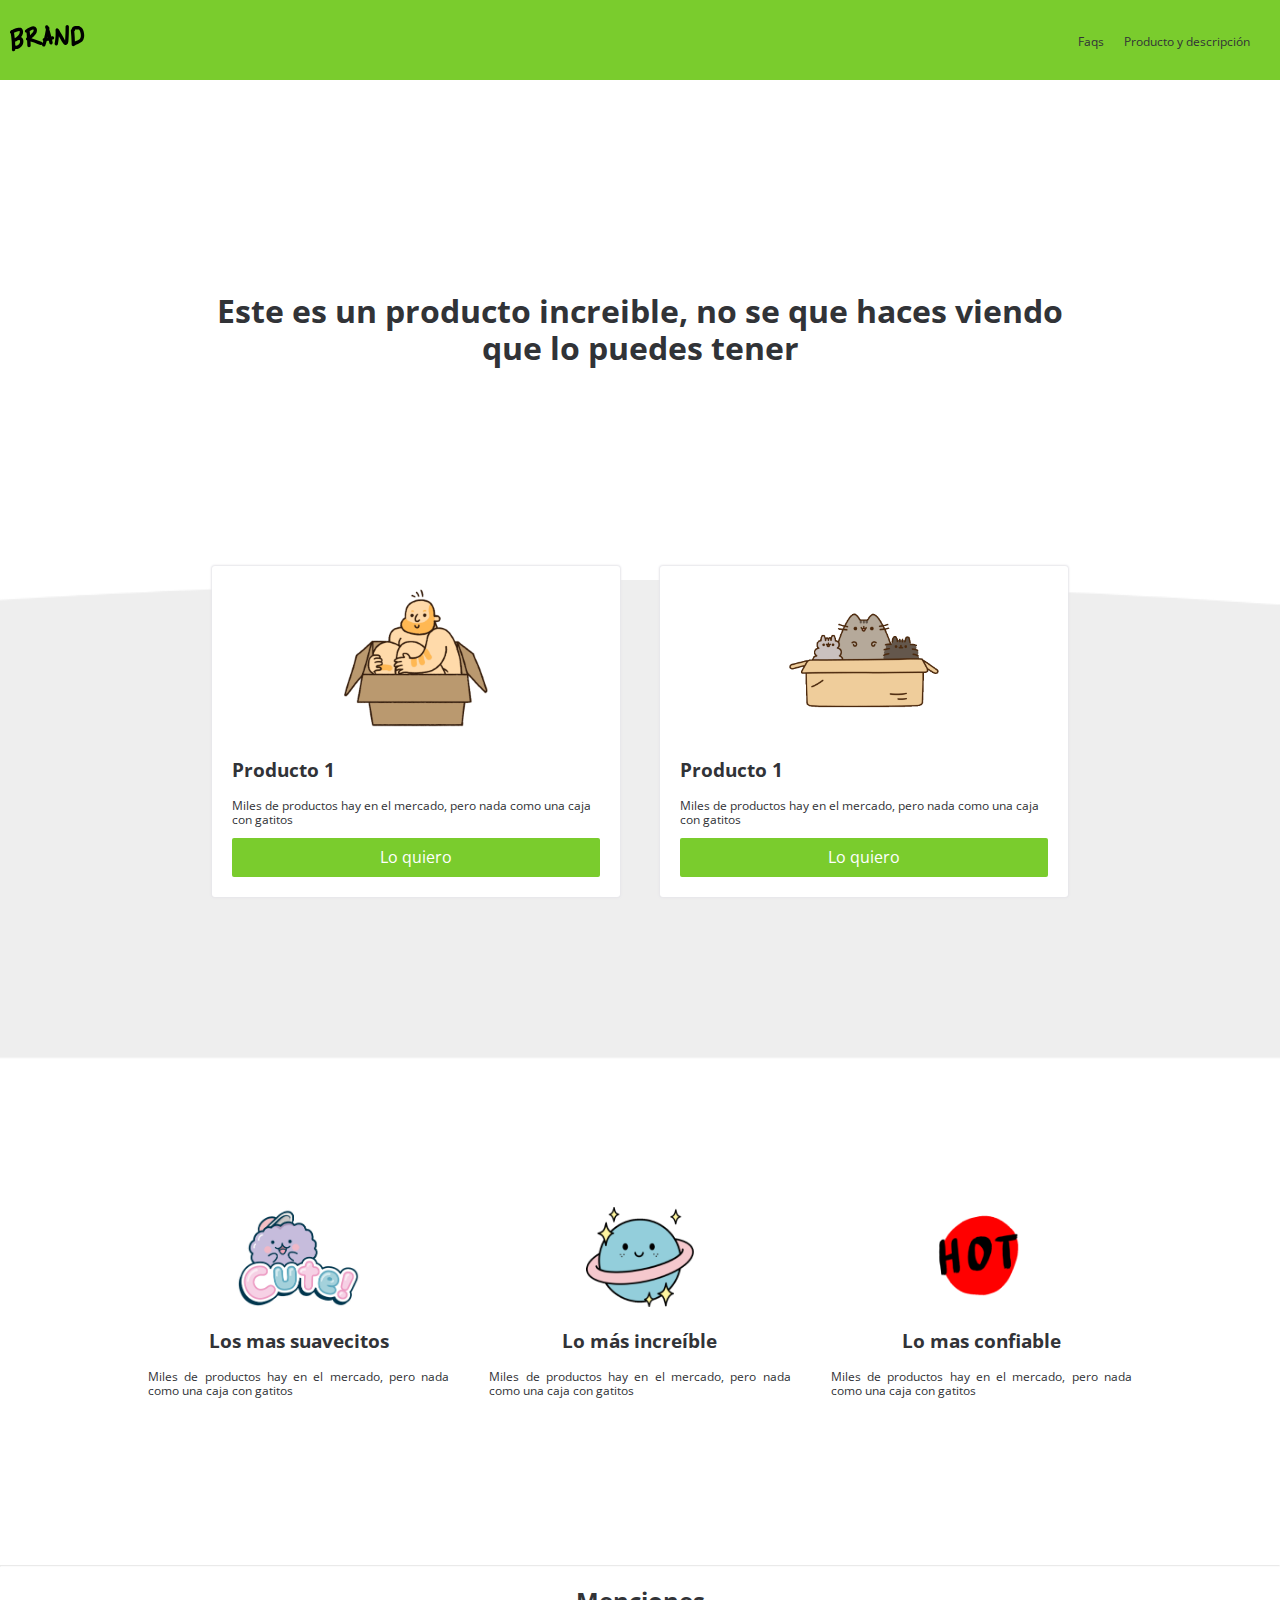
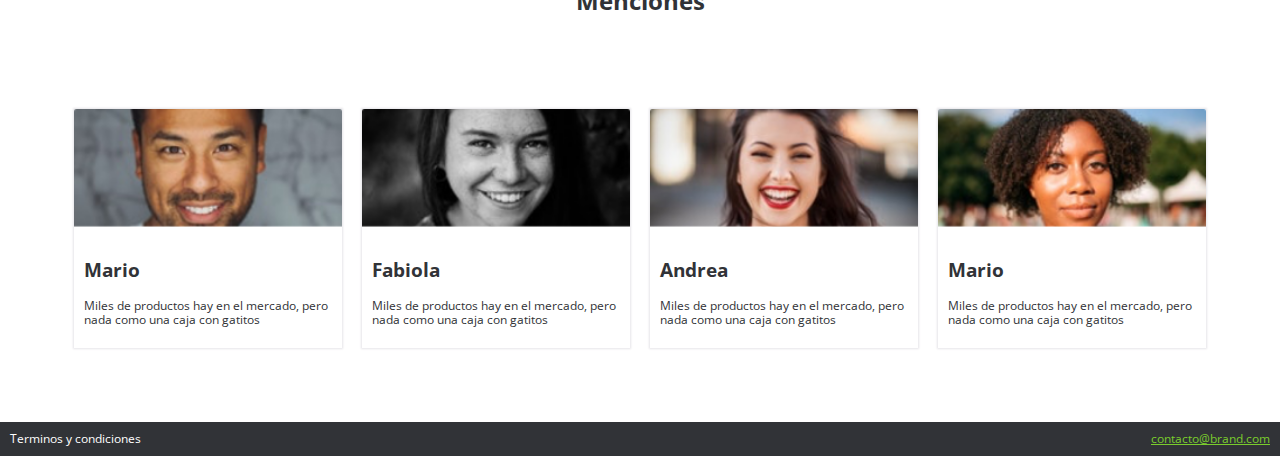
<file: index.html>
<!DOCTYPE html>
<html lang="en">
  <head>
    <meta charset="utf-8">
    <meta name="description" content="Este es un sitio de producto genial">
    <!-- Aqui podemos poner algún framework -->
    
    <!-- Aqui podemos poner algún framework -->
    <link rel="stylesheet" href="css/normalize.css">
    <link rel="stylesheet" href="css/estilos.css">
    <link rel="stylesheet" href="css/mobile.css">
    <link rel="stylesheet" href="css/animations.css">
    <title>BRAND📦</title>

  </head> <!-- Cierra head -->
  <body>
    <nav class="fadeInDown">
      <a href="#"><img src="images/logo.png" alt=""></a>
      <ul>
        <li>
          <a href="#">Faqs</a></li>
        <li>
          <a href="producto.html">Producto y descripción</a></li>
      </ul>
    </nav>
    <h1 class="main_section fadeIn">
      Este es un producto increible, no se que haces viendo que lo puedes tener
    </h1>
    <!-- Inicio productos -->
    <div class="products">
      <div class="product fadeInUp">
        <div class="content">
          <div class="image-product">
            <img src="images/box1.png" alt="">
          </div>
          <h3>Producto 1</h3>
          <p>Miles de productos hay en el mercado, pero nada como una caja con gatitos</p>
          <button class="main_btn">
            Lo quiero
          </button>
        </div>
      </div>
      <div class="product fadeInUp">
        <div class="content">
          <div class="image-product">
            <img src="images/box2.png" alt="">
          </div>
          <h3>Producto 1</h3>
          <p>Miles de productos hay en el mercado, pero nada como una caja con gatitos</p>
         <a href="venta.html">
            <button class="main_btn" >
                Lo quiero
              </button>
         </a>
        </div>
      </div>
    </div>
    <!-- Fin productos -->
    <!-- Inicia beneficios -->
    <div class="beneficios">
      <div class="beneficio">
        <div class="content_beneficio">
          <img src="images/b1.png" alt="">
          <h3>Los mas suavecitos</h3>
          <p class="text_beneficio">
            Miles de productos hay en el mercado, pero nada como una caja con gatitos
          </p>
        </div>
      </div>
      <div class="beneficio">
        <div class="content_beneficio">
          <img src="images/b2.png" alt="">
          <h3>Lo más increíble</h3>
          <p class="text_beneficio">
            Miles de productos hay en el mercado, pero nada como una caja con gatitos
          </p>
        </div>
      </div>
      <div class="beneficio">
        <div class="content_beneficio">
          <img src="images/b3.png" alt="">
          <h3>Lo mas confiable</h3>
          <p class="text_beneficio">
            Miles de productos hay en el mercado, pero nada como una caja con gatitos
          </p>
        </div>
      </div>
    </div>
    <!-- Fin beneficios -->
    <hr>
    <!-- Inicia menciones -->
    <h2 class="mention_title">Menciones</h2>
    <div class="mentions">
      <div class="mention">
        <div class="content_mention">
          <img src="images/p1.png" alt="">
          <div class="text">
            <h3>Mario</h3>
            <p>Miles de productos hay en el mercado, pero nada como una caja con gatitos</p>
          </div>
        </div>
      </div>
      <div class="mention">
        <div class="content_mention">
          <img src="images/p2.png" alt="">
          <div class="text">
            <h3>Fabiola</h3>
            <p>Miles de productos hay en el mercado, pero nada como una caja con gatitos</p>
          </div>
        </div>
      </div>
      <div class="mention">
        <div class="content_mention">
          <img src="images/p3.png" alt="">
          <div class="text">
            <h3>Andrea</h3>
            <p>Miles de productos hay en el mercado, pero nada como una caja con gatitos</p>
          </div>
        </div>
      </div>
      <div class="mention">
        <div class="content_mention">
          <img src="images/p4.png" alt="">
          <div class="text">
            <h3>Mario</h3>
            <p>Miles de productos hay en el mercado, pero nada como una caja con gatitos</p>
          </div>
        </div>
      </div>
    </div>
    <!-- Fin de menciones -->
    <!-- Inicio de footer -->
    <footer>
      <div class="option">Terminos y condiciones</div>
      <div class="option contact"><a href="mailto:contacto@brand.com">contacto@brand.com</a></div>
    </footer>
    <!-- Fin de Footer -->

    <!-- Script -->
    <script src="scripts/script.js"></script>
  </body> <!-- Cierra body -->
</html> <!-- Cierra html -->
</file>
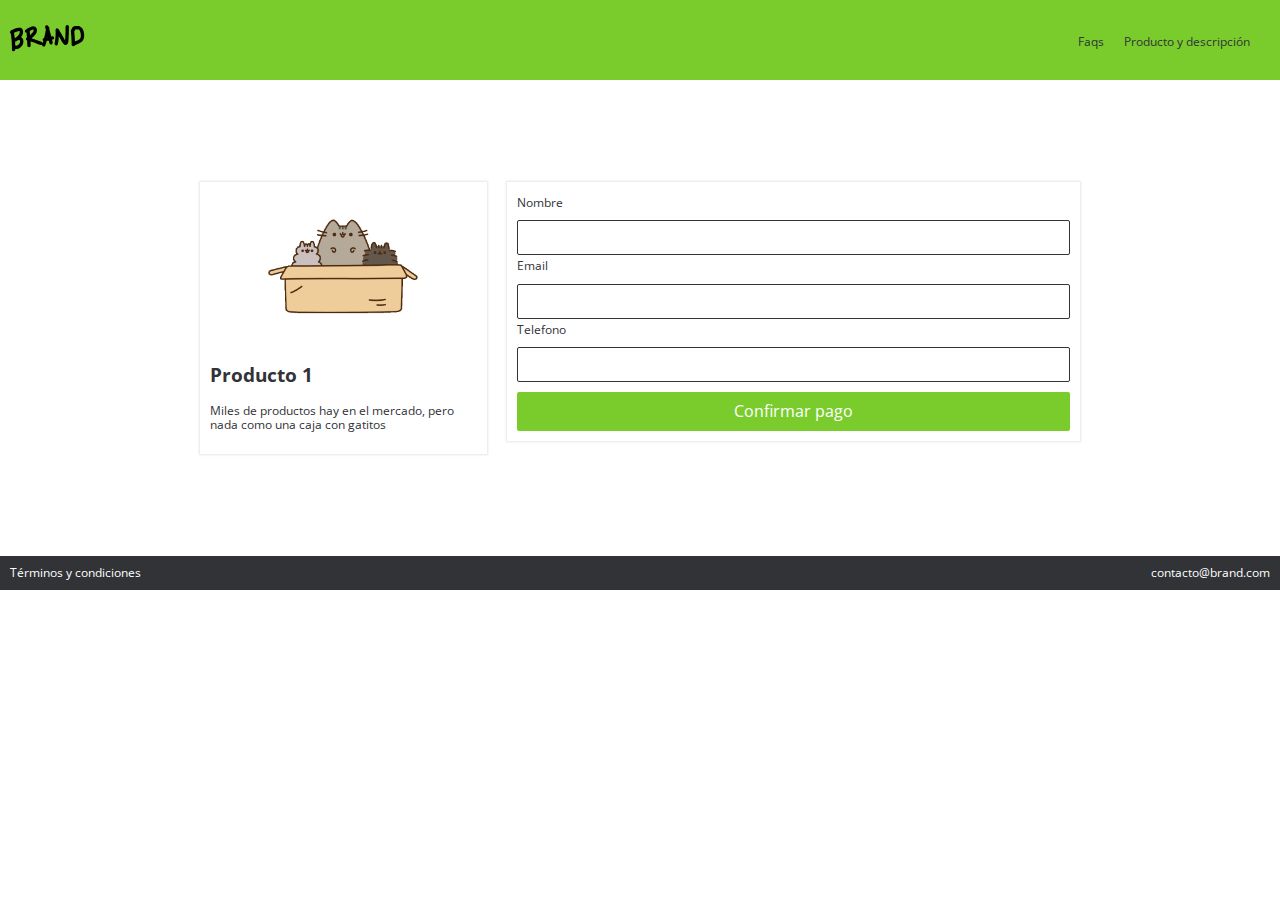
<file: venta.html>
<!DOCTYPE html>
<html lang="en">
  <head>
    <meta charset="utf-8">
    <meta name="description" content="Este es un sitio de producto genial">
    <link rel="stylesheet" href="css/normalize.css">
    <link rel="stylesheet" href="css/estilos.css">
    <link rel="stylesheet" href="css/animations.css">
    <link rel="stylesheet" href="css/grid.css">
    <title>BRAND📦</title>

  </head> <!-- Cierra head -->
  <body>
    <nav>
      <a href="index.html"><img src="images/logo.png" alt=""></a>
      <ul>
        <li>
          <a href="faqs.html">Faqs</a></li>
        <li>
          <a href="#">Producto y descripción</a></li>
      </ul>
    </nav>

    <!-- Empiezan Formulario Venta -->
    <br>
    <br>
    <br>
    <br>
    <br>
    <div class="container">

      <div class="row">
        <div class="col-4">
          <div class="modulo_pago">
            <div class="modulo_pago_images">
              <img src="images/box2.png" alt="">
            </div>
            <h3>
              Producto 1
            </h3>
            <p>
              Miles de productos hay en el mercado, pero nada como una caja con gatitos
            </p>
          </div>
        </div>
        <div class="col-8">
          <div class="modulo_pago">
            <form action="https://www.paypal.com/cgi-bin/webscr?cmd=_s-xclick&hosted_button_id=7PECWZHJFD8YW" method="POST">
              <label for="name">Nombre</label>
              <br>
              <input type="text" placeholder="" name="name" class="data">
              <br>
              <label for="mail">Email</label>
              <br>
              <input type="text" placeholder="" name="email" class="data">
              <br>
              <label for="phone">Telefono</label>
              <br>
              <input type="text" placeholder="" name="phone" class="data">
              <br>
              <input type="submit" class="main_btn" name="submit" value="Confirmar pago">
            </form>
          </div>
        </div>
      </div>

    </div>
    <br>
    <br>
    <br>
    <br>
    <br>


    <!-- Empiezan Formulario beneficios -->

    <!-- Inicio de footer -->
    <footer>
      <div class="option">Términos y condiciones</div>
      <div class="option">contacto@brand.com</div>
    </footer>
    <!-- Fin de Footer -->

    <!-- Script -->
    <script src="scripts/script.js"></script>
  </body> <!-- Cierra body -->
</html> <!-- Cierra html -->
</file>
<file: css/estilos.css>
/*
#  ·················
#  ··_______________
#  ·/·___/·___/·___/
#  /·/__(__··|__··)·
#  \___/____/____/··
#  ·················
*/
@import url('https://fonts.googleapis.com/css?family=Open+Sans:400,700');
/*------ Variables */
:root{
  /*------ Colores */
  --green-color: #7ACC2D;
  --black-color: #313337;
  --white-color: white;
  /*------ Tipografía */
  --normal:12px;
  /*------ Espaciado */
  --space:10px;
  --space-2:20px;
  /*------ Box shadow*/
  --box:0px 0 2px 1px #e6e5e9;
}

/* -------------------------------------------  */
html, body{
  margin:0;
  padding: 0;
  font-family: 'Open Sans', sans-serif;
  color: var(--black-color);
}

p, label{
  font-size: var(--normal);
}
label{
  padding-bottom: var(--space);
}


nav{
  display: flex;
  justify-content: space-between;
  align-items: center;
  padding: var(--space);
  min-height: 60px;
  background-color: var(--green-color);
}

nav a{
  text-decoration: none;
  color: var(--black-color);
  font-size: var(--normal);
}

nav a:hover{
  color: var(--white-color);
}

nav ul {
  display: flex;
}

nav ul li{
  padding-right: 20px;
  list-style: none;
}

hr{
  opacity: .2;
}

/* ------------------------------------------- MAIN SECTION */

.main_section{
  text-align: center;
  padding: 15%;
}

/* -------------------------------------------  PRODUCTOS */

.products{
  background-image: url("../images/curve.png");
  padding: 15%;
  background-position: center top;
  background-repeat: no-repeat;
  display: flex;
  height: 95px;
  background-size: cover;

}

.product{
  padding: 20px;
  margin-top: -226px;
}

.image-product{
  text-align: center;
}

.content{
  padding: 20px;
  background: var(--white-color);
  border-radius: 3px;
  box-shadow: 0px 0 2px 1px #e6e5e9;
}

.main_btn{
  padding: var(--space);
  background-color: var(--green-color);
  width: 100%;
  border: 0px;
  border-radius: 2px;
  cursor: pointer;
  color: var(--white-color);
}
.main_btn:hover{
  background-color: #63a426;
}

/* Beneficios */
.beneficios{
  padding: 10%;
  display: flex;
}

.beneficio{
  text-align: center;
  padding: 20px;
}

.beneficio img{
  max-height: 100px
}

.text_beneficio{
  text-align: justify;
}

/* Mentions */
.mentions{
  display: flex;
  padding: 5%;
}
.mention img{
  width: 100%;
}
h2.mention_title{
  text-align: center;
}
.mention{
  padding: var(--space);
}
.content_mention{
  box-shadow: 0px 0 2px 1px #e6e5e9;
}
.mention .text{
  padding: var(--space);
}
/* ------------------------------------------- Venta */

.modulo_pago{
background-color:var(--white-color);
box-shadow: var(--box);
padding:var(--space);
}

.modulo_pago_images{
  max-width: 150px;
  text-align: center;
  width: 100%;
  margin:auto;
}
.data{
  margin-top: var(--space);
  width: 100%;
  height: 35px;
  border-radius: 2px;
  border: 1px solid var(--black-color);
  box-sizing: border-box;
}
.modulo_pago .main_btn{
  margin-top: 10px;
}
/* ------------------------------------------- Footer */
footer{
  display: flex;
  justify-content: space-between;
  font-size: var(--normal);
  background-color: var(--black-color);
  padding: var(--space);
  color: var(--white-color);
}
.contact a{
  color: var(--green-color);
}
</file>
<file: css/mobile.css>
/*
#  ····················__····_·__···
#  ···____·___··____··/·/_··(_)·/__·
#  ··/·__·`__·\/·__·\/·__·\/·/·/·_·\
#  ·/·/·/·/·/·/·/_/·/·/_/·/·/·/··__/
#  /_/·/_/·/_/\____/_.___/_/_/\___/·
#  ································· */

@media (max-width: 650px) {

  .main_section{
    padding: 5%;
  }
  .products{
    display: block;
    height: auto;
    padding: 5%;
  }
  .product{
    margin-top: auto;
  }
  .beneficios{
    display: initial;
  }
  .mentions{
    display: initial;
  }
}
</file>
<file: css/animations.css>
/*
#  ···············_·················__··_·················
#  ··____·_____··(_)___·___··____·_/·/_(_)___··____··_____
#  ·/·__·`/·__·\/·/·__·`__·\/·__·`/·__/·/·__·\/·__·\/·___/
#  /·/_/·/·/·/·/·/·/·/·/·/·/·/_/·/·/_/·/·/_/·/·/·/·(__··)·
#  \__,_/_/·/_/_/_/·/_/·/_/\__,_/\__/_/\____/_/·/_/____/··
#  ·······················································
*/
/* https://daneden.github.io/animate.css/ */

.fadeIn{
  -webkit-animation-duration: 4s;
  animation-duration: 4s;
  -webkit-animation-fill-mode: both;
  animation-fill-mode: both;
  -webkit-animation-name: fadeIn;
  animation-name: fadeIn;
}

@keyframes fadeIn{
  from{
    opacity: 0;
  }
  to{
    opacity: 1;
  }
}

.fadeInDown{
  -webkit-animation-duration: 1s;
  animation-duration: 1s;
  -webkit-animation-fill-mode: both;
  animation-fill-mode: both;
  -webkit-animation-name: fadeInDown;
  animation-name: fadeInDown;
}

@-webkit-keyframes fadeInDown {
  from {
    opacity: 0;
    -webkit-transform: translate3d(0, -100%, 0);
    transform: translate3d(0, -100%, 0);
  }

  to {
    opacity: 1;
    -webkit-transform: translate3d(0, 0, 0);
    transform: translate3d(0, 0, 0);
  }
}

@keyframes fadeInDown {
  from {
    opacity: 0;
    -webkit-transform: translate3d(0, -100%, 0);
    transform: translate3d(0, -100%, 0);
  }

  to {
    opacity: 1;
    -webkit-transform: translate3d(0, 0, 0);
    transform: translate3d(0, 0, 0);
  }
}



.fadeInUp {
  -webkit-animation-duration: 1s;
  animation-duration: 1s;
  -webkit-animation-fill-mode: both;
  animation-fill-mode: both;
  -webkit-animation-name: fadeInUp;
  animation-name: fadeInUp;
}

@-webkit-keyframes fadeInUp {
  from {
    opacity: 0;
    -webkit-transform: translate3d(0, 100%, 0);
    transform: translate3d(0, 100%, 0);
  }

  to {
    opacity: 1;
    -webkit-transform: translate3d(0, 0, 0);
    transform: translate3d(0, 0, 0);
  }
}

@keyframes fadeInUp {
  from {
    opacity: 0;
    -webkit-transform: translate3d(0, 100%, 0);
    transform: translate3d(0, 100%, 0);
  }

  to {
    opacity: 1;
    -webkit-transform: translate3d(0, 0, 0);
    transform: translate3d(0, 0, 0);
  }
}
</file>
<file: css/grid.css>
.container{
  max-width: 900px;
  margin:auto;
}

/* Valor por columna = 8.3333333333 */

.row{
  display: flex;
}

.col-1{
  width: 8.3333333333%;
}
.col-2{
  width: 16.6666666666%;
}
.col-3{
  width: 24.9999999999%;
}
.col-4{
  width: 33.3333333332%;
}
.col-5{
  width: 41.6666666665%;
}
.col-6{
  width: 49.9999999998%;
}
.col-7{
  width: 58.3333333331%;
}
.col-8{
  width: 66.6666666664%;
}
.col-9{
  width: 74.9999999997%;
}
.col-10{
  width: 83.333333333%;
}
.col-11{
  width: 91.6666666663%;
}
.col-12{
  width: 100%;
}

.col-1,.col-2,.col-3,.col-4,.col-5,.col-6,.col-7,.col-8,.col-9,.col-10,.col-11,.col-12{
  padding: 10px;
}
.col-1 img,.col-2 img,.col-3 img,.col-4 img,.col-5 img,.col-6 img,.col-7 img,.col-8 img,.col-9 img,.col-10 img,.col-11 img,.col-12 img{
  width: 100%;
}

.no-desk{
  display: none;
}

@media (max-width:600px) {
  .container{
    padding: 30px;
  }
  .no-mobile{
    display: none
  }
  .no-desk{
    display: initial;
  }
  .row{
    display: inline;
    padding: 10px;
  }
  .col-1,.col-2,.col-3,.col-4,.col-5,.col-6,.col-7,.col-8,.col-9,.col-10,.col-11,.col-12{
    width: 100%;
    padding: 0px;
  }
}
</file>
